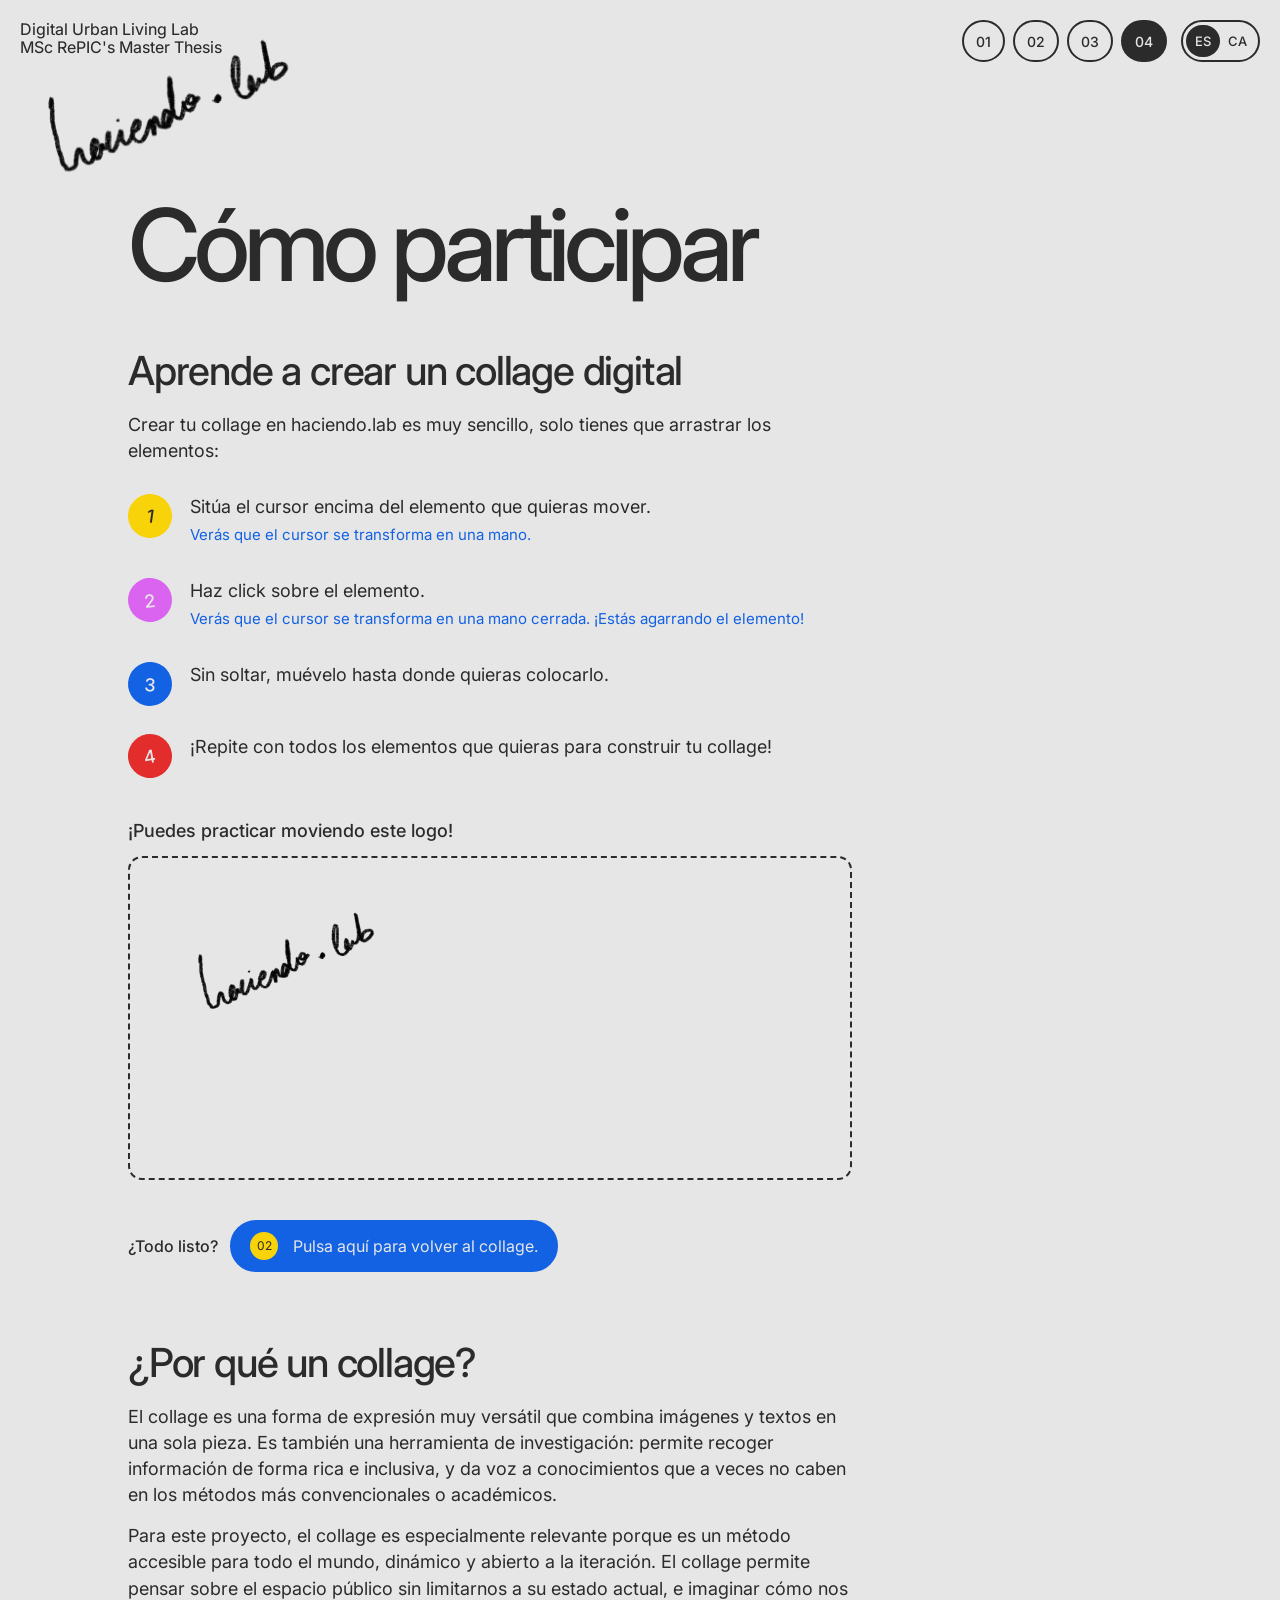
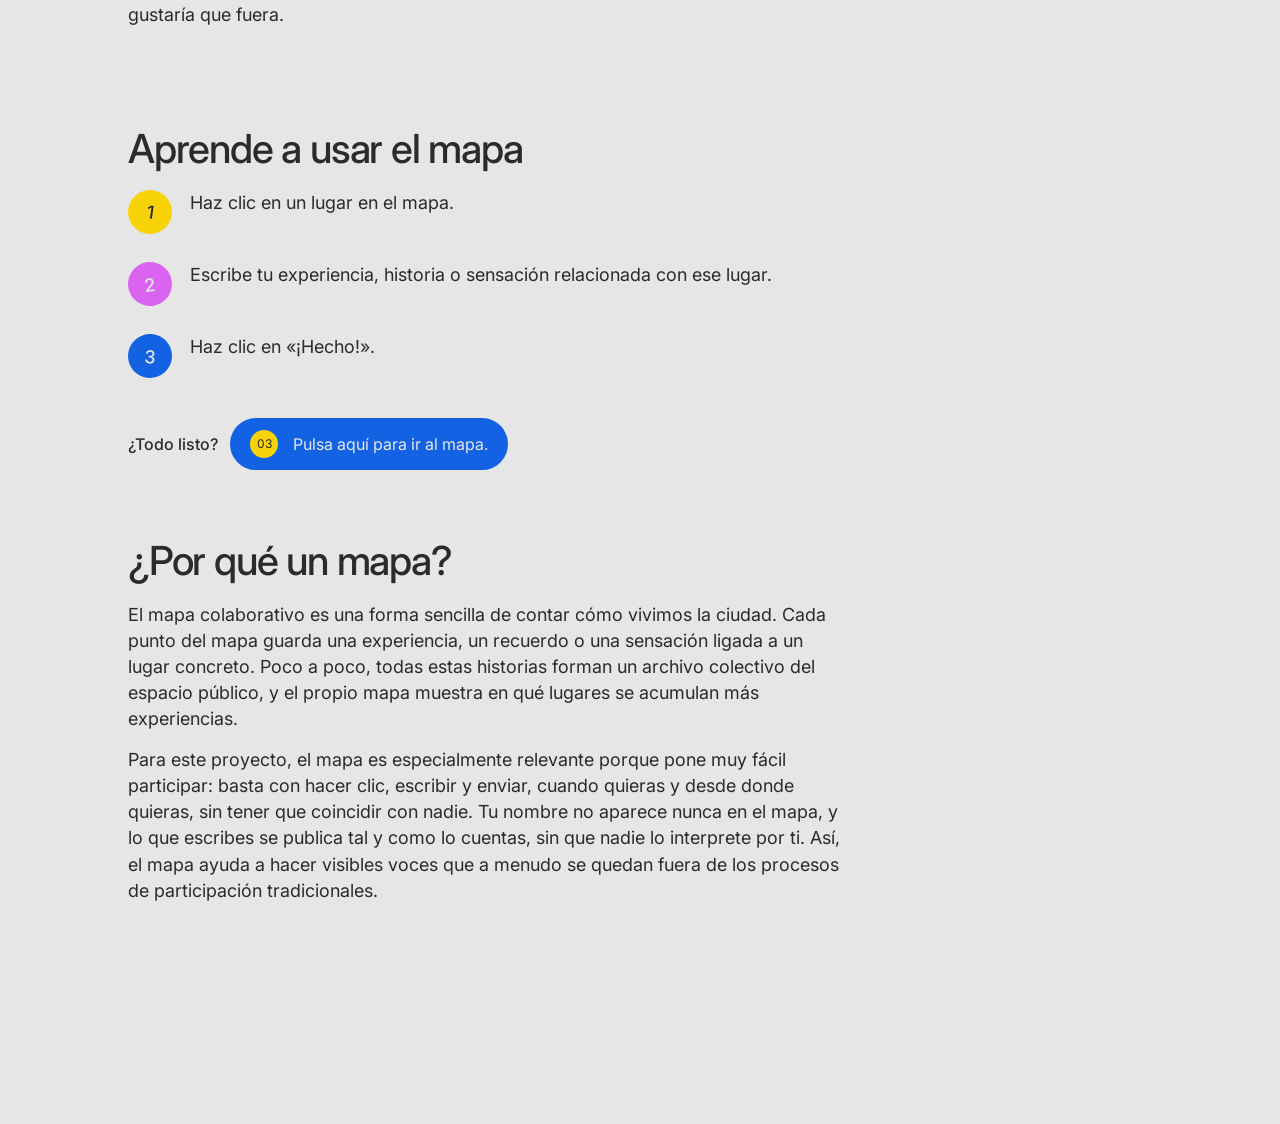
<file: info.html>
<!DOCTYPE html>
<html lang="es">
<head>
   <meta charset="UTF-8">
   <meta name="viewport" content="width=device-width, initial-scale=1.0">
   <meta name="robots" content="noindex, nofollow">
   <title data-i18n="title_info">Haciendo.lab — Cómo participar</title>

   <link href="https://fonts.googleapis.com/css2?family=Inter:wght@100..900&display=swap" rel="stylesheet">
   <link rel="stylesheet" href="style.css">
   <link rel="stylesheet" href="info.css">
</head>

<body class="pagina-info">


<!-- LOGO -->
<a href="https://chitiexplota.github.io/haciendopilot/" id="logo-link">
   <img src="logo.png" class="logo" alt="Haciendo.lab">
</a>
<div id="logo-subtitle">Digital Urban Living Lab<br>MSc RePIC's Master Thesis</div>


<!-- MENÚ -->
<nav id="main-menu">
   <a href="index.html" class="menu-item" data-tooltip-pos="abajo" data-i18n-tooltip="tip_inicio">01</a>
   <a href="collage.html" class="menu-item" data-tooltip-pos="abajo" data-i18n-tooltip="tip_collage">02</a>
   <a href="mapa.html" class="menu-item" data-tooltip-pos="abajo" data-i18n-tooltip="tip_mapa">03</a>
   <a href="info.html" class="menu-item active" data-tooltip-pos="abajo" data-i18n-tooltip="tip_info">04</a>
   <div id="lang-switch" role="group" aria-label="Idioma">
      <button class="lang-btn" data-lang="es" data-tooltip-pos="abajo" data-i18n-tooltip="tip_es" aria-label="Castellano">ES</button>
      <button class="lang-btn" data-lang="ca" data-tooltip-pos="abajo" data-i18n-tooltip="tip_ca" aria-label="Català">CA</button>
   </div>
</nav>


<!-- PÁGINA 04 — CÓMO PARTICIPAR -->
<main id="pagina-info">

   <h1 data-i18n="info_h1">Cómo participar</h1>


   <!-- COLLAGE -->
   <section class="info-seccion" id="info-collage">

      <h2 data-i18n="collage_guia_titulo">Aprende a crear un collage digital</h2>

      <p class="info-intro" data-i18n="collage_guia_intro">Crear tu collage en haciendo.lab es muy sencillo, solo tienes que arrastrar los elementos:</p>

      <ol class="info-pasos">
         <li>
            <span class="paso-num paso-limon">1</span>
            <div>
               <p data-i18n="collage_paso1">Sitúa el cursor encima del elemento que quieras mover.</p>
               <p class="paso-detalle" data-i18n="collage_paso1_detalle">Verás que el cursor se transforma en una mano.</p>
            </div>
         </li>
         <li>
            <span class="paso-num paso-magenta">2</span>
            <div>
               <p data-i18n="collage_paso2">Haz click sobre el elemento.</p>
               <p class="paso-detalle" data-i18n="collage_paso2_detalle">Verás que el cursor se transforma en una mano cerrada. ¡Estás agarrando el elemento!</p>
            </div>
         </li>
         <li>
            <span class="paso-num paso-azul">3</span>
            <div>
               <p data-i18n="collage_paso3">Sin soltar, muévelo hasta donde quieras colocarlo.</p>
            </div>
         </li>
         <li>
            <span class="paso-num paso-rojo">4</span>
            <div>
               <p data-i18n="collage_paso4">¡Repite con todos los elementos que quieras para construir tu collage!</p>
            </div>
         </li>
      </ol>

      <!-- ZONA DE PRÁCTICA -->
      <p class="practica-texto" data-i18n="practica">¡Puedes practicar moviendo este logo!</p>

      <div id="zona-practica">
         <img src="logo.png" id="logo-practica" alt="Haciendo.lab" draggable="false">
      </div>

      <div class="info-listo">
         <span data-i18n="todo_listo">¿Todo listo?</span>
         <a href="collage.html" class="boton-entrar">
            <span>02</span>
            <span data-i18n="volver_collage">Pulsa aquí para volver al collage.</span>
         </a>
      </div>

      <h2 data-i18n="porque_collage_titulo">¿Por qué un collage?</h2>

      <p data-i18n="porque_collage_p1">El collage es una forma de expresión muy versátil que combina imágenes y textos en una sola pieza. Es también una herramienta de investigación: permite recoger información de forma rica e inclusiva, y da voz a conocimientos que a veces no caben en los métodos más convencionales o académicos.</p>

      <p data-i18n="porque_collage_p2">Para este proyecto, el collage es especialmente relevante porque es un método accesible para todo el mundo, dinámico y abierto a la iteración. El collage permite pensar sobre el espacio público sin limitarnos a su estado actual, e imaginar cómo nos gustaría que fuera.</p>

   </section>


   <!-- MAPA -->
   <section class="info-seccion" id="info-mapa">

      <h2 data-i18n="mapa_guia_titulo">Aprende a usar el mapa</h2>

      <ol class="info-pasos">
         <li>
            <span class="paso-num paso-limon">1</span>
            <div><p data-i18n="mapa_paso1">Haz clic en un lugar en el mapa.</p></div>
         </li>
         <li>
            <span class="paso-num paso-magenta">2</span>
            <div><p data-i18n="mapa_paso2">Escribe tu experiencia, historia o sensación relacionada con ese lugar.</p></div>
         </li>
         <li>
            <span class="paso-num paso-azul">3</span>
            <div><p data-i18n="mapa_paso3">Haz clic en «¡Hecho!».</p></div>
         </li>
      </ol>

      <div class="info-listo">
         <span data-i18n="todo_listo">¿Todo listo?</span>
         <a href="mapa.html" class="boton-entrar">
            <span>03</span>
            <span data-i18n="ir_mapa">Pulsa aquí para ir al mapa.</span>
         </a>
      </div>

      <h2 data-i18n="porque_mapa_titulo">¿Por qué un mapa?</h2>

      <p data-i18n="porque_mapa_p1">El mapa colaborativo es una forma sencilla de contar cómo vivimos la ciudad. Cada punto del mapa guarda una experiencia, un recuerdo o una sensación ligada a un lugar concreto. Poco a poco, todas estas historias forman un archivo colectivo del espacio público, y el propio mapa muestra en qué lugares se acumulan más experiencias.</p>

      <p data-i18n="porque_mapa_p2">Para este proyecto, el mapa es especialmente relevante porque pone muy fácil participar: basta con hacer clic, escribir y enviar, cuando quieras y desde donde quieras, sin tener que coincidir con nadie. Tu nombre no aparece nunca en el mapa, y lo que escribes se publica tal y como lo cuentas, sin que nadie lo interprete por ti. Así, el mapa ayuda a hacer visibles voces que a menudo se quedan fuera de los procesos de participación tradicionales.</p>

   </section>

</main>


<script type="module" src="info.js"></script>

</body>
</html>
</file>
<file: style.css>
/* =========================
   HACIENDO.LAB — ESTILOS COMUNES
   Todas las páginas cargan este archivo.
   Cada página añade el suyo: collage.css, mapa.css, info.css.

   Índice
   1. Variables
   2. Base
   3. Cabecera: logo, subtítulo, menú e idioma
   4. Botones de entrada
   5. Descripciones al pasar el ratón
   6. Página 01 — Inicio
   7. Logos institucionales
   8. Móvil
========================= */


/* =========================
   1. VARIABLES
========================= */

:root {
   --blanco: #E6E6E6;
   --azul: #1362E3;
   --magenta: #DA64F0;
   --limon: #F8D309;
   --rojo: #E22D2C;
   --dark: #2B2B2B;

   --fuente: 'Inter', Arial, Helvetica, sans-serif;
}


/* =========================
   2. BASE
========================= */

body {
   margin: 0;
   overflow-y: scroll;
   font-family: var(--fuente);
   color: var(--dark);
   background-color: var(--blanco);
}


/* =========================
   3. CABECERA
========================= */

/* Logo */
#logo-link {
   position: absolute;   /* fuera del flujo: no empuja el contenido hacia abajo */
   top: 0;
   left: 0;
   cursor: pointer;
}

.logo {
   position: fixed;
   top: 20px;
   left: 10px;
   z-index: 9999;
   width: 300px;
   height: auto;
   transition: opacity 0.3s ease, transform 0.3s ease;
}

#logo-link:hover .logo {
   transform: rotate(-6deg);
}

/* Subtítulo */
#logo-subtitle {
   position: fixed;
   top: 20px;
   left: 20px;
   z-index: 9999;
   font-size: 16px;
   font-weight: 440;
   line-height: 18px;
   color: var(--dark);
   transition: opacity 0.3s ease;
}

/* Menú 01 · 02 · 03 · 04 */
#main-menu {
   position: fixed;
   top: 20px;
   right: 20px;
   z-index: 10000;
   display: flex;
   align-items: center;
   gap: 8px;
}

.menu-item {
   position: relative;
   display: flex;
   align-items: center;
   justify-content: center;
   min-width: 42px;
   height: 42px;
   padding: 0 12px;
   box-sizing: border-box;
   border: 2px solid var(--dark);
   border-radius: 50px;
   background: var(--blanco);
   color: var(--dark);
   font-size: 14px;
   font-weight: 500;
   text-decoration: none;
   transition: background-color 0.2s ease, color 0.2s ease, transform 0.2s ease;
}

.menu-item:hover {
   background: var(--limon);
   color: var(--dark);
   transform: scale(1.08);
}

.menu-item.active {
   background: var(--dark);
   color: var(--blanco);
}

/* Selector de idioma ES / CA */
#lang-switch {
   display: flex;
   align-items: center;
   height: 42px;
   margin-left: 6px;
   padding: 3px;
   box-sizing: border-box;
   border: 2px solid var(--dark);
   border-radius: 50px;
   background: var(--blanco);
}

.lang-btn {
   position: relative;
   height: 32px;
   min-width: 34px;
   padding: 0 8px;
   border: none;
   border-radius: 50px;
   background: transparent;
   color: var(--dark);
   font-family: var(--fuente);
   font-size: 13px;
   font-weight: 500;
   cursor: pointer;
   transition: background-color 0.2s ease, color 0.2s ease;
}

.lang-btn:hover {
   background: var(--limon);
}

.lang-btn.active {
   background: var(--dark);
   color: var(--blanco);
}


/* =========================
   4. BOTONES DE ENTRADA
   (portada y página 04)
   .boton-entrar         → azul (principal)
   .boton-entrar.claro   → claro (secundario)
========================= */

.boton-entrar {
   display: flex;
   align-items: center;
   gap: 15px;
   width: fit-content;
   padding: 10px 18px;
   box-sizing: border-box;
   border: 2px solid var(--azul);
   border-radius: 50px;
   background: var(--azul);
   color: var(--blanco);
   font-size: 16px;
   text-decoration: none;
   transition: transform 0.2s ease, background-color 0.2s ease, border-color 0.2s ease;
}

.boton-entrar span:first-child {
   display: flex;
   align-items: center;
   justify-content: center;
   flex-shrink: 0;
   width: 28px;
   height: 28px;
   border-radius: 50%;
   background: var(--limon);
   color: var(--dark);
   font-size: 12px;
}

.boton-entrar:hover {
   transform: scale(1.05);
   border-color: var(--magenta);
   background: var(--magenta);
}

.boton-entrar.claro {
   border-color: var(--dark);
   background: var(--blanco);
   color: var(--dark);
}

.boton-entrar.claro:hover {
   border-color: var(--dark);
   background: var(--limon);
}


/* =========================
   5. DESCRIPCIONES AL PASAR EL RATÓN
   - El texto sale de data-tooltip, que i18n.js rellena en ES o CA.
   - Por defecto aparece a la izquierda del botón.
   - data-tooltip-pos="abajo"   → debajo (menú, idioma, Enviar)
   - data-tooltip-pos="derecha" → a la derecha (botón + del collage)
   - Solo en dispositivos con ratón: en móvil no se quedan pegadas.
========================= */

[data-tooltip]::after {
   content: attr(data-tooltip);
   position: absolute;
   top: 50%;
   right: calc(100% + 12px);
   z-index: 10002;
   transform: translateY(-50%);
   padding: 6px 10px;
   border-radius: 8px;
   background: var(--dark);
   color: var(--blanco);
   font-family: var(--fuente);
   font-size: 13px;
   font-weight: 400;
   line-height: 1.2;
   white-space: nowrap;
   opacity: 0;
   pointer-events: none;
   transition: opacity 0.15s ease;
}

[data-tooltip-pos="abajo"]::after {
   top: calc(100% + 10px);
   right: 50%;
   transform: translateX(50%);
}

[data-tooltip-pos="derecha"]::after {
   right: auto;
   left: calc(100% + 12px);
}

@media (hover: hover) {
   [data-tooltip]:hover::after,
   [data-tooltip]:focus-visible::after {
      opacity: 1;
   }
}


/* =========================
   6. PÁGINA 01 — INICIO
========================= */

#pagina-inicio {
   position: relative;
   width: 100%;
   min-height: 200vh;
   box-sizing: border-box;
   overflow: hidden;
}

/* Texto */
#intro {
   position: absolute;
   top: 25vh;
   left: 10vw;
   z-index: 50;
   width: min(620px, 70vw);
}

#intro h1 {
   margin: 0 0 25px 0;
   font-size: clamp(55px, 9vw, 120px);
   font-weight: 500;
   line-height: 0.9;
   letter-spacing: -0.06em;
}

.intro-subtitle {
   max-width: 600px;
   margin: 0 0 35px 0;
   font-size: 24px;
   font-weight: 450;
   line-height: 1.25;
}

#intro-text {
   max-width: 480px;
   font-size: 16px;
   line-height: 1.4;
}

#intro-text p {
   margin: 0 0 15px 0;
}

/* Botones 02 · 03 · 04 */
#intro-botones {
   display: flex;
   flex-direction: column;
   gap: 12px;
   margin-top: 40px;
}

/* Elementos decorativos */
.decorativo {
   position: absolute;
   display: flex;
   align-items: center;
   justify-content: center;
   border-radius: 50%;
}

#intro-element-1 {
   top: 25vh;
   right: 18vw;
   width: 140px;
   height: 140px;
   transform: rotate(12deg);
   background: var(--limon);
   color: var(--dark);
   font-size: 70px;
}

#intro-element-2 {
   top: 55vh;
   right: 10vw;
   width: 90px;
   height: 90px;
   transform: rotate(-10deg);
   background: var(--magenta);
   color: var(--blanco);
   font-size: 50px;
   font-weight: 300;
}

#intro-element-3 {
   top: 110vh;
   left: 15vw;
   width: 110px;
   height: 110px;
   transform: rotate(8deg);
   background: var(--rojo);
   color: var(--blanco);
   font-size: 24px;
}

#intro-element-4 {
   top: 85vh;
   right: 25vw;
   width: 55px;
   height: 55px;
   background: var(--azul);
   color: var(--blanco);
   font-size: 25px;
}


/* =========================
   7. LOGOS INSTITUCIONALES (portada, abajo a la derecha)
========================= */

#logos {
   position: fixed;
   right: 20px;
   bottom: 20px;
   z-index: 60;
   display: flex;
   flex-direction: column;
   align-items: flex-end;
   gap: 12px;
}

#logos img {
   display: block;
   width: auto;
   max-width: 150px;
   max-height: 60px;
}


/* =========================
   8. MÓVIL (hasta 700 px de ancho)
========================= */

@media (max-width: 700px) {

   /* Cabecera: menú arriba, subtítulo y logo debajo */
   #main-menu {
      top: 12px;
      right: 12px;
      gap: 4px;
   }

   .menu-item {
      min-width: 36px;
      height: 36px;
      padding: 0 8px;
      font-size: 12px;
   }

   #lang-switch {
      height: 36px;
      margin-left: 4px;
   }

   .lang-btn {
      height: 26px;
      min-width: 28px;
      font-size: 12px;
   }

   #logo-subtitle {
      top: 60px;
      left: 14px;
      font-size: 12px;
      line-height: 14px;
   }

   .logo {
      top: 62px;
      left: 4px;
      width: 170px;
   }

   /* Inicio: el texto ocupa todo el ancho y los círculos van debajo */
   #pagina-inicio {
      min-height: 100vh;
      padding: 170px 20px 230px 20px;
   }

   #intro {
      position: static;
      width: auto;
   }

   .intro-subtitle {
      font-size: 20px;
   }

   #intro-element-1 {
      top: auto;
      bottom: 90px;
      right: 30px;
      width: 90px;
      height: 90px;
      font-size: 44px;
   }

   #intro-element-2 {
      top: auto;
      bottom: 40px;
      right: 140px;
      width: 60px;
      height: 60px;
      font-size: 34px;
   }

   #intro-element-3 {
      top: auto;
      bottom: 110px;
      left: 30px;
      width: 70px;
      height: 70px;
      font-size: 16px;
   }

   #intro-element-4 {
      top: auto;
      bottom: 40px;
      left: 110px;
      width: 40px;
      height: 40px;
      font-size: 18px;
   }

   /* Logos: al final de la página, no fijos (no tapan el texto) */
   #logos {
      position: static;
      padding: 0 20px 30px 20px;
   }

   #logos img {
      max-width: 120px;
      max-height: 48px;
   }
}
</file>
<file: info.css>
/* =========================
   PÁGINA 04 — CÓMO PARTICIPAR
   (los colores, la cabecera, el menú y .boton-entrar vienen de style.css)

   Índice
   1. Página y títulos
   2. Pasos numerados
   3. Zona de práctica
   4. ¿Todo listo?
   5. Móvil
========================= */


/* =========================
   1. PÁGINA Y TÍTULOS
========================= */

#pagina-info {
   width: min(720px, 80vw);
   margin: 0 0 0 10vw;
   padding: 200px 0 120px 0;
   box-sizing: border-box;
}

#pagina-info h1 {
   margin: 0 0 60px 0;
   font-size: clamp(48px, 8vw, 100px);
   font-weight: 500;
   line-height: 0.9;
   letter-spacing: -0.06em;
}

#pagina-info h2 {
   margin: 0 0 20px 0;
   font-size: clamp(26px, 4vw, 40px);
   font-weight: 500;
   line-height: 1.05;
   letter-spacing: -0.03em;
}

#pagina-info p {
   margin: 0 0 15px 0;
   font-size: 18px;
   line-height: 1.45;
}

.info-seccion {
   margin-bottom: 100px;
}

#pagina-info .info-intro {
   margin-bottom: 30px;
}


/* =========================
   2. PASOS NUMERADOS
========================= */

.info-pasos {
   margin: 0 0 40px 0;
   padding: 0;
   list-style: none;
}

.info-pasos li {
   display: flex;
   align-items: flex-start;
   gap: 18px;
   margin-bottom: 28px;
}

#pagina-info .info-pasos li p {
   margin: 0 0 4px 0;
}

#pagina-info .paso-detalle {
   color: var(--azul);
   font-size: 15px;
}

.paso-num {
   display: flex;
   align-items: center;
   justify-content: center;
   flex-shrink: 0;
   width: 44px;
   height: 44px;
   border-radius: 50%;
   font-size: 18px;
   font-weight: 500;
}

.paso-limon   { background: var(--limon);   color: var(--dark);   transform: rotate(8deg); }
.paso-magenta { background: var(--magenta); color: var(--blanco); transform: rotate(-6deg); }
.paso-azul    { background: var(--azul);    color: var(--blanco); transform: rotate(4deg); }
.paso-rojo    { background: var(--rojo);    color: var(--blanco); transform: rotate(-10deg); }


/* =========================
   3. ZONA DE PRÁCTICA
========================= */

#pagina-info .practica-texto {
   margin-bottom: 12px;
   font-weight: 500;
}

#zona-practica {
   position: relative;
   width: 100%;
   height: 320px;
   margin-bottom: 40px;
   border: 2px dashed var(--dark);
   border-radius: 14px;
   overflow: hidden;
   touch-action: none;
}

#logo-practica {
   position: absolute;
   top: 40px;
   left: 40px;
   width: 220px;
   height: auto;
   cursor: grab;
   user-select: none;
   -webkit-user-select: none;
   touch-action: none;
   transition: transform 0.15s ease;
}

#logo-practica.agarrado {
   cursor: grabbing;
   transform: rotate(-6deg) scale(1.04);
}


/* =========================
   4. ¿TODO LISTO?
========================= */

.info-listo {
   display: flex;
   flex-wrap: wrap;
   align-items: center;
   gap: 12px;
   margin-bottom: 70px;
   font-weight: 500;
}

.info-listo .boton-entrar {
   font-weight: 400;
}


/* =========================
   5. MÓVIL (hasta 700 px de ancho)
========================= */

@media (max-width: 700px) {

   #pagina-info {
      width: auto;
      margin: 0 20px;
      padding-top: 175px;
   }

   #pagina-info h1 {
      margin-bottom: 40px;
   }

   #pagina-info p {
      font-size: 17px;
   }

   .info-seccion {
      margin-bottom: 70px;
   }

   #zona-practica {
      height: 240px;
   }

   #logo-practica {
      top: 24px;
      left: 24px;
      width: 160px;
   }
}
</file>
